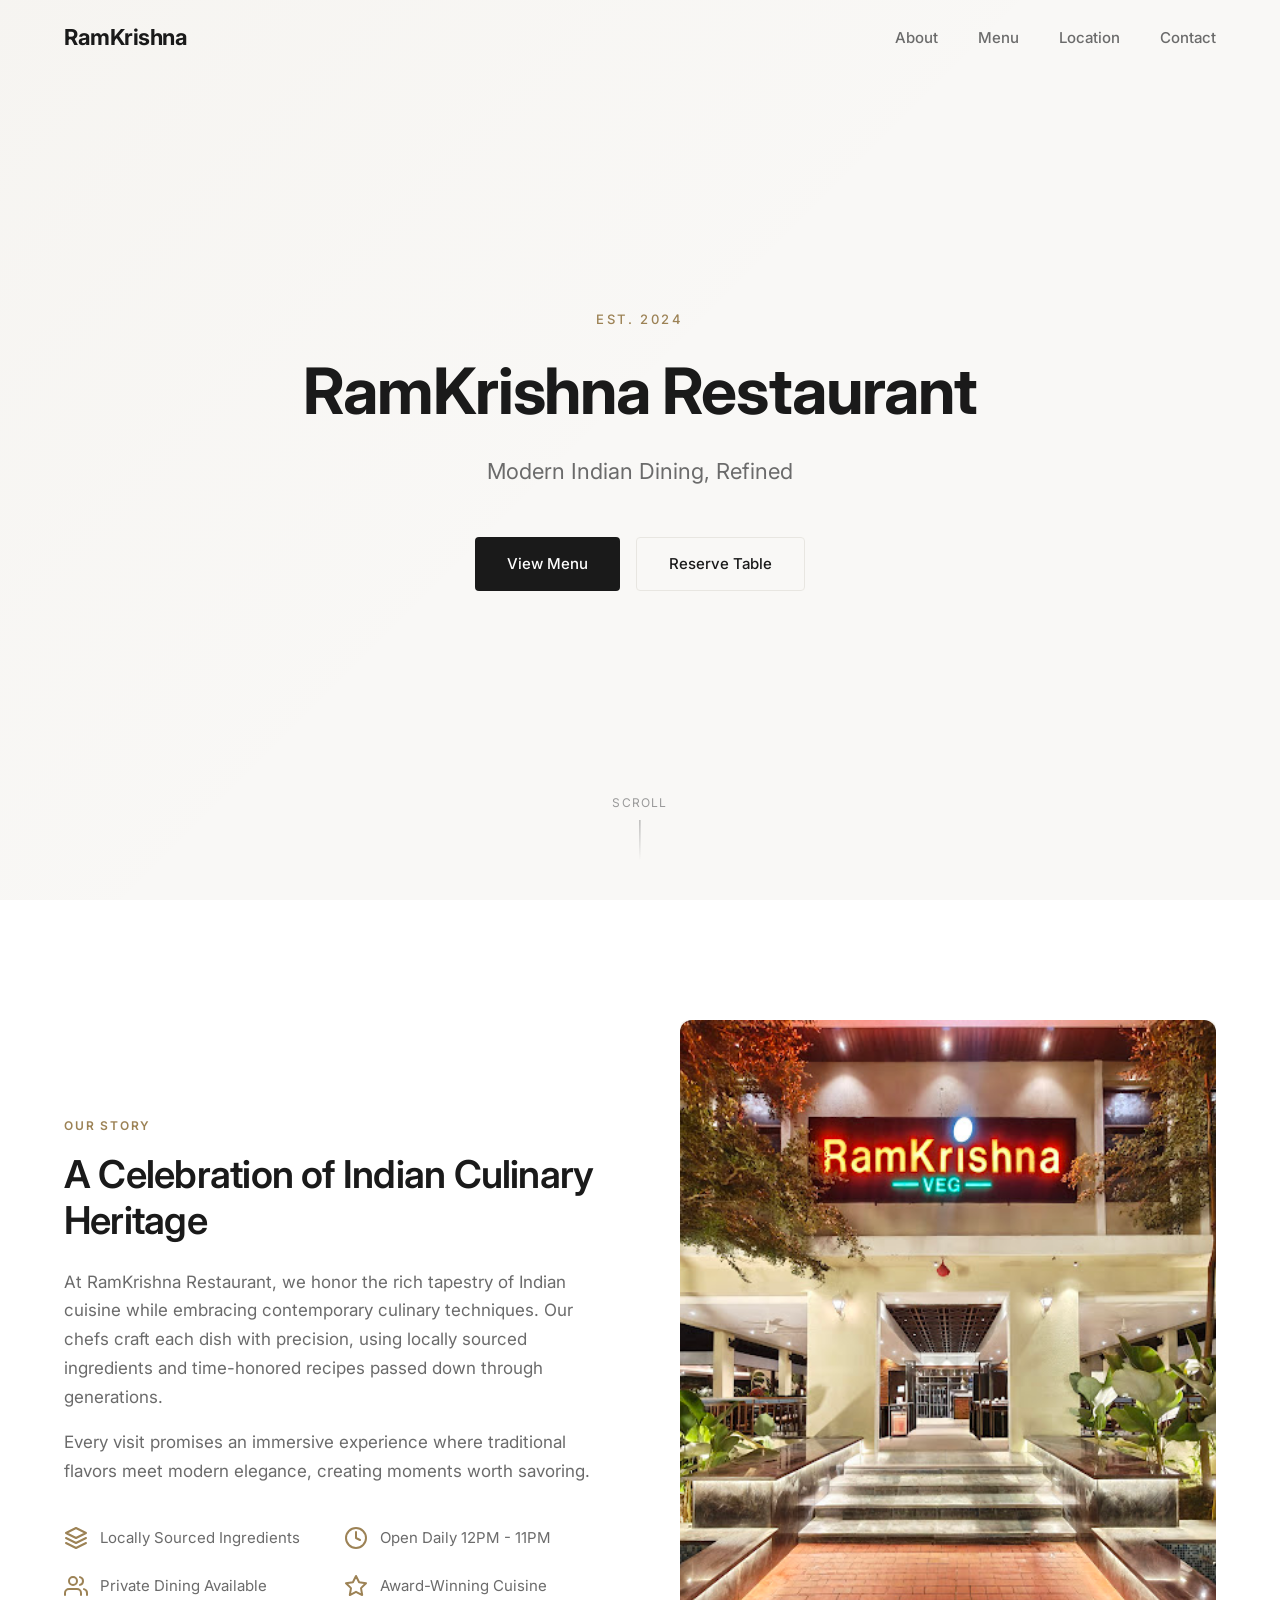
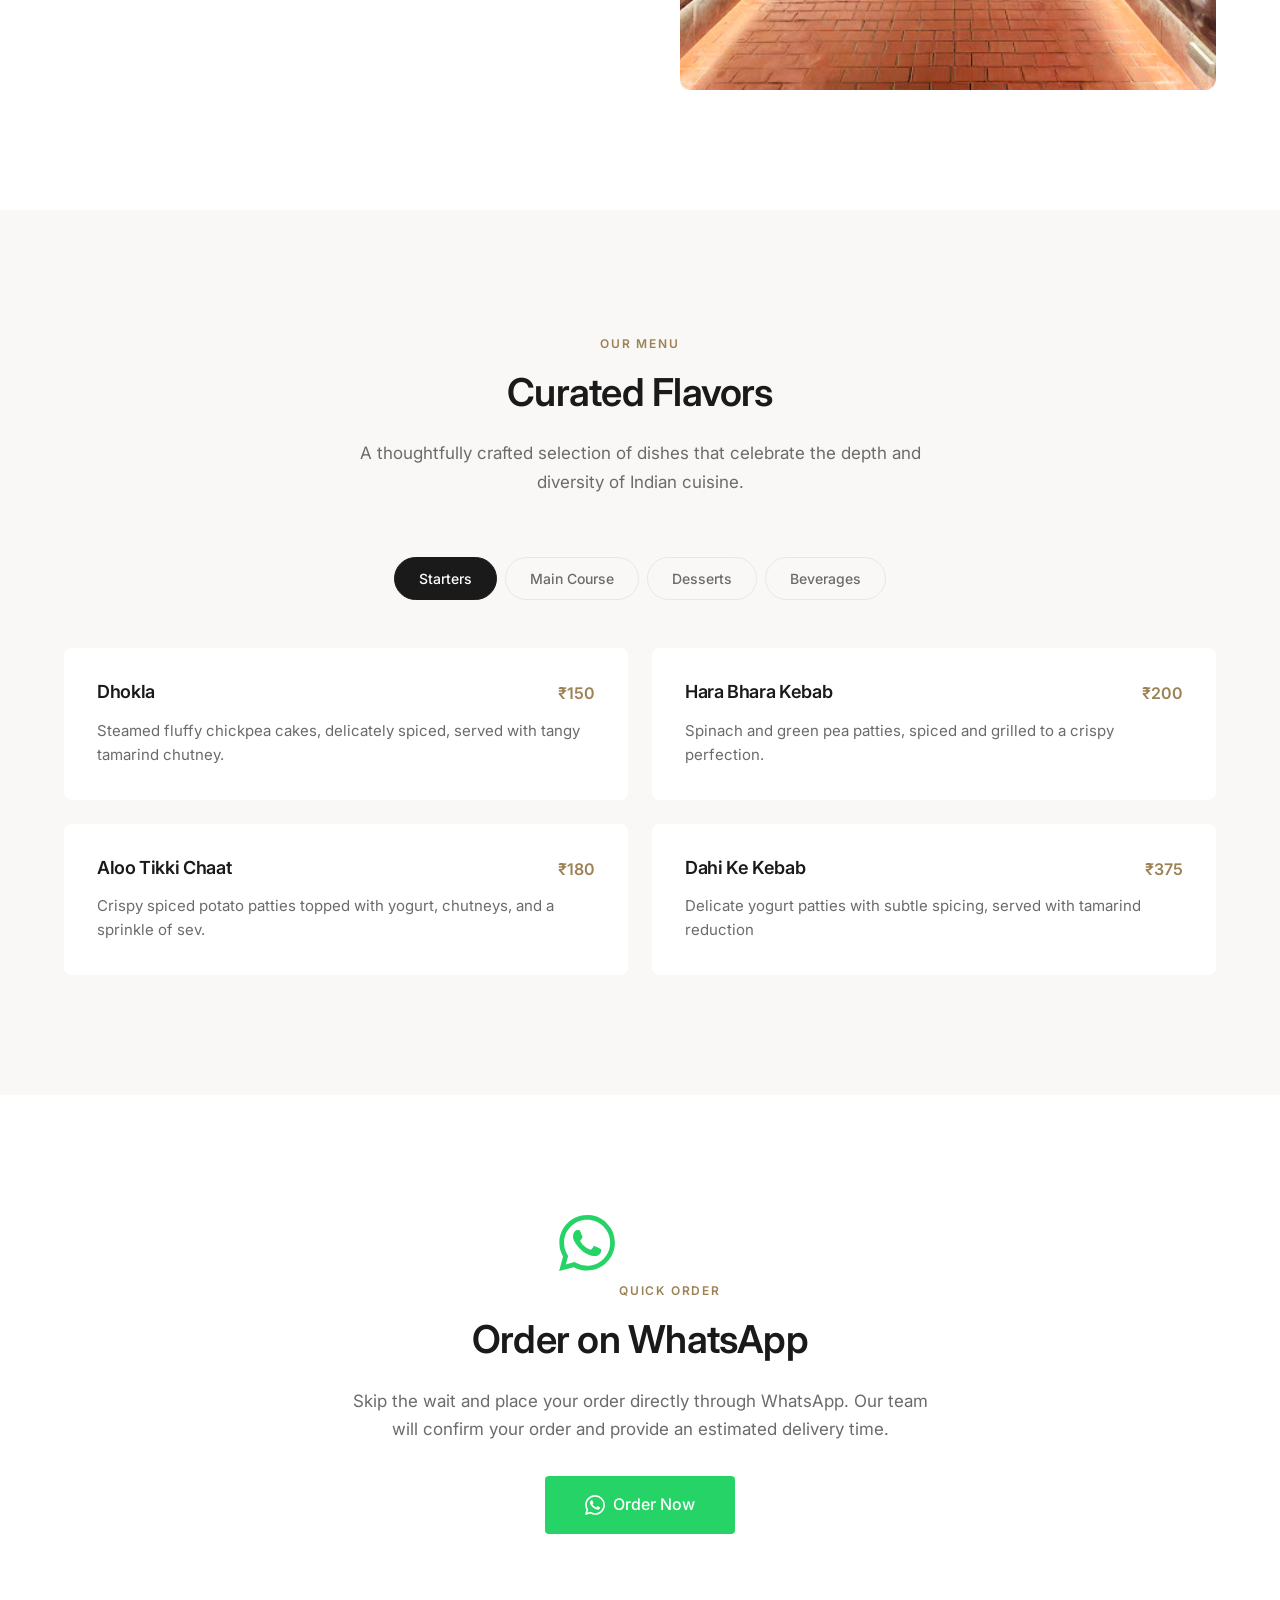
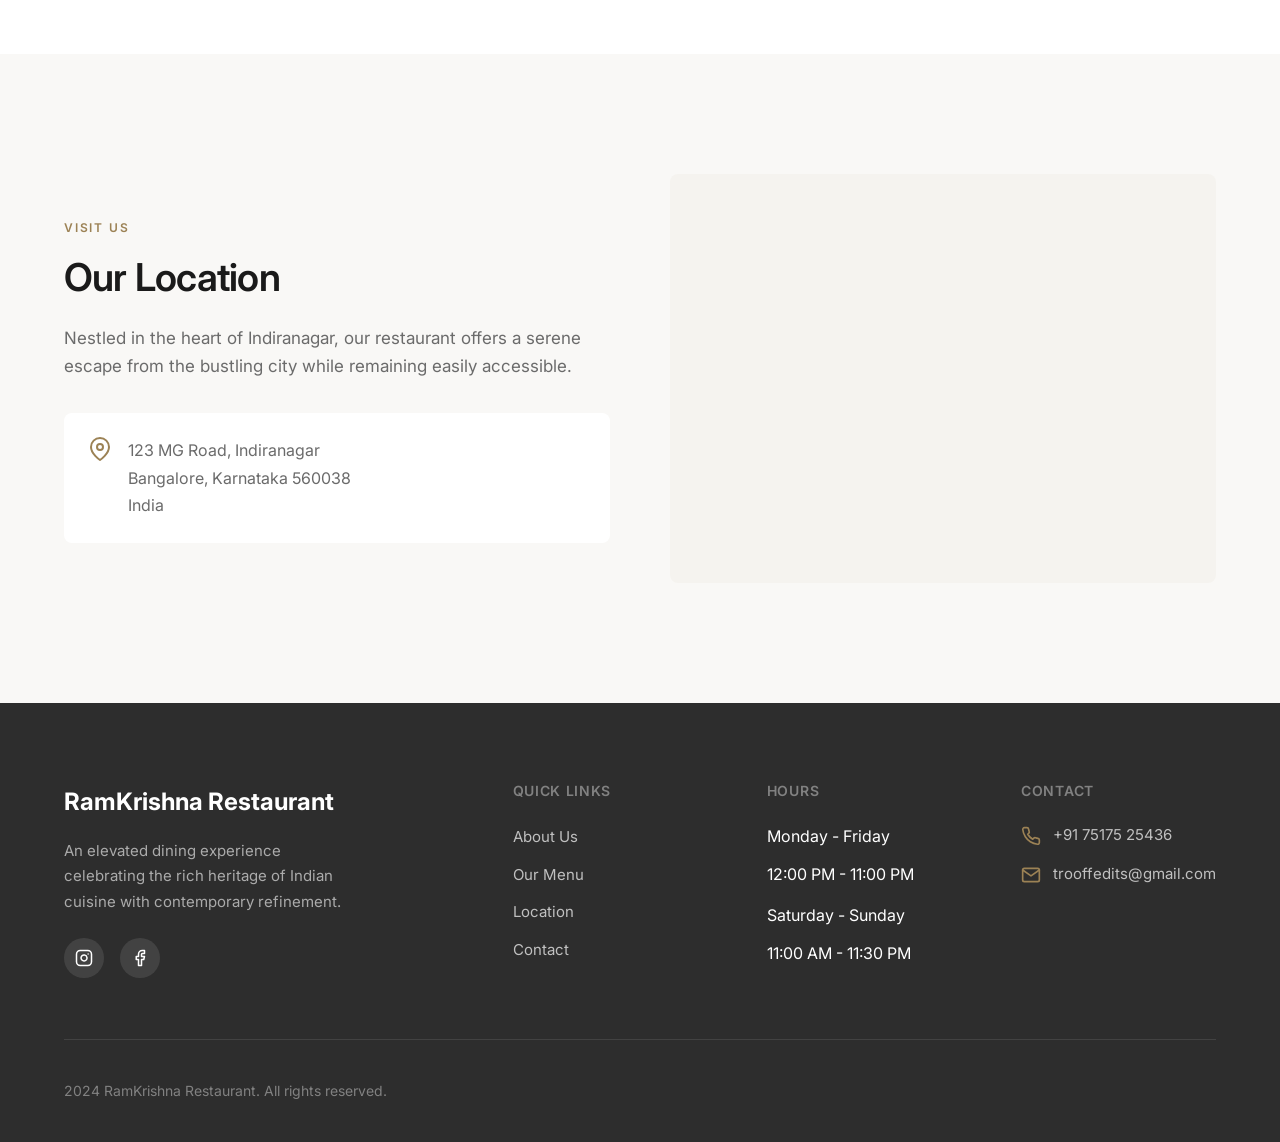
<file: ramkrishna/index.html>
<!DOCTYPE html>
<html lang="en">
<head>
    <meta charset="UTF-8">
    <meta name="viewport" content="width=device-width, initial-scale=1.0">
    <title>RamKrishna | Veg Resto & Banquet</title>
    <link rel="preconnect" href="https://fonts.googleapis.com">
    <link rel="preconnect" href="https://fonts.gstatic.com" crossorigin>
    <link href="https://fonts.googleapis.com/css2?family=Inter:wght@300;400;500;600;700&display=swap" rel="stylesheet">
    <style>
        *, *::before, *::after {
            margin: 0;
            padding: 0;
            box-sizing: border-box;
        }

        :root {
            --color-white: #FFFFFF;
            --color-off-white: #F9F8F6;
            --color-cream: #F5F3EF;
            --color-text-primary: #1A1A1A;
            --color-text-secondary: #6B6B6B;
            --color-text-tertiary: #9A9A9A;
            --color-accent: #9C8255;
            --color-accent-hover: #7D6844;
            --color-border: #E8E6E1;
            --color-charcoal: #2D2D2D;
            --font-family: 'Inter', -apple-system, BlinkMacSystemFont, 'Segoe UI', sans-serif;
            --transition-fast: 0.2s ease;
            --transition-medium: 0.3s ease;
            --transition-slow: 0.5s ease;
            --shadow-subtle: 0 2px 20px rgba(0, 0, 0, 0.06);
            --shadow-medium: 0 4px 30px rgba(0, 0, 0, 0.1);
            --max-width: 1200px;
            --section-padding: clamp(60px, 10vw, 120px);
        }

        html {
            scroll-behavior: smooth;
            font-size: 16px;
        }

        body {
            font-family: var(--font-family);
            color: var(--color-text-primary);
            background-color: var(--color-white);
            line-height: 1.6;
            -webkit-font-smoothing: antialiased;
            -moz-osx-font-smoothing: grayscale;
            overflow-x: hidden;
        }

        /* Typography */
        h1, h2, h3, h4, h5, h6 {
            font-weight: 600;
            line-height: 1.2;
            letter-spacing: -0.02em;
        }

        h1 {
            font-size: clamp(2.5rem, 5vw, 4rem);
            font-weight: 700;
        }

        h2 {
            font-size: clamp(1.75rem, 3vw, 2.5rem);
        }

        h3 {
            font-size: clamp(1.25rem, 2vw, 1.5rem);
        }

        p {
            color: var(--color-text-secondary);
        }

        a {
            text-decoration: none;
            color: inherit;
            transition: color var(--transition-fast);
        }

        /* Utility Classes */
        .container {
            width: 100%;
            max-width: var(--max-width);
            margin: 0 auto;
            padding: 0 24px;
        }

        .section-label {
            display: inline-block;
            font-size: 0.75rem;
            font-weight: 600;
            letter-spacing: 0.15em;
            text-transform: uppercase;
            color: var(--color-accent);
            margin-bottom: 16px;
        }

        .section-title {
            margin-bottom: 24px;
        }

        .section-description {
            max-width: 600px;
            font-size: 1.0625rem;
            line-height: 1.7;
        }
	
.about-img {
    width: 100%;
    height: 100%;
    object-fit: cover;
    border-radius: 12px;
    display: block;
}
        /* Buttons */
        .btn {
            display: inline-flex;
            align-items: center;
            justify-content: center;
            gap: 8px;
            padding: 14px 32px;
            font-family: var(--font-family);
            font-size: 0.9375rem;
            font-weight: 500;
            border-radius: 4px;
            border: none;
            cursor: pointer;
            transition: all var(--transition-medium);
        }

        .btn:focus {
            outline: 2px solid var(--color-accent);
            outline-offset: 2px;
        }

        .btn-primary {
            background-color: var(--color-text-primary);
            color: var(--color-white);
        }

        .btn-primary:hover {
            background-color: var(--color-charcoal);
            transform: translateY(-2px);
        }

        .btn-secondary {
            background-color: transparent;
            color: var(--color-text-primary);
            border: 1px solid var(--color-border);
        }

        .btn-secondary:hover {
            background-color: var(--color-off-white);
            border-color: var(--color-text-secondary);
        }

        .btn-accent {
            background-color: var(--color-accent);
            color: var(--color-white);
        }

        .btn-accent:hover {
            background-color: var(--color-accent-hover);
            transform: translateY(-2px);
        }

        .btn-whatsapp {
            background-color: #25D366;
            color: var(--color-white);
            padding: 16px 40px;
            font-size: 1rem;
        }

        .btn-whatsapp:hover {
            background-color: #20BD5A;
            transform: translateY(-2px);
            box-shadow: 0 8px 24px rgba(37, 211, 102, 0.3);
        }

        /* Navigation */
        .navbar {
            position: fixed;
            top: 0;
            left: 0;
            right: 0;
            z-index: 1000;
            padding: 20px 0;
            transition: all var(--transition-medium);
        }

        .navbar.scrolled {
            background-color: rgba(255, 255, 255, 0.98);
            backdrop-filter: blur(10px);
            box-shadow: var(--shadow-subtle);
            padding: 16px 0;
        }

        .navbar-inner {
            display: flex;
            align-items: center;
            justify-content: space-between;
        }

        .logo {
            font-size: 1.375rem;
            font-weight: 700;
            letter-spacing: -0.02em;
            color: var(--color-text-primary);
        }

        .nav-links {
            display: flex;
            align-items: center;
            gap: 40px;
            list-style: none;
        }

        .nav-links a {
            font-size: 0.9375rem;
            font-weight: 500;
            color: var(--color-text-secondary);
            position: relative;
            padding: 4px 0;
        }

        .nav-links a::after {
            content: '';
            position: absolute;
            bottom: 0;
            left: 0;
            width: 0;
            height: 1px;
            background-color: var(--color-text-primary);
            transition: width var(--transition-medium);
        }

        .nav-links a:hover {
            color: var(--color-text-primary);
        }

        .nav-links a:hover::after {
            width: 100%;
        }

        .menu-toggle {
            display: none;
            flex-direction: column;
            gap: 5px;
            background: none;
            border: none;
            cursor: pointer;
            padding: 8px;
        }

        .menu-toggle span {
            display: block;
            width: 24px;
            height: 2px;
            background-color: var(--color-text-primary);
            transition: all var(--transition-fast);
        }

        .mobile-nav {
            display: none;
            position: fixed;
            top: 0;
            left: 0;
            right: 0;
            bottom: 0;
            background-color: var(--color-white);
            z-index: 999;
            flex-direction: column;
            align-items: center;
            justify-content: center;
            gap: 32px;
            opacity: 0;
            visibility: hidden;
            transition: all var(--transition-medium);
        }

        .mobile-nav.active {
            opacity: 1;
            visibility: visible;
        }

        .mobile-nav a {
            font-size: 1.5rem;
            font-weight: 500;
            color: var(--color-text-primary);
        }

        .mobile-nav-close {
            position: absolute;
            top: 24px;
            right: 24px;
            background: none;
            border: none;
            cursor: pointer;
            padding: 8px;
        }

        /* Hero Section */
        .hero {
            min-height: 100vh;
            display: flex;
            align-items: center;
            justify-content: center;
            background-color: var(--color-off-white);
            position: relative;
            overflow: hidden;
        }

        .hero::before {
            content: '';
            position: absolute;
            top: 0;
            left: 0;
            right: 0;
            bottom: 0;
            background: linear-gradient(135deg, rgba(156, 130, 85, 0.03) 0%, transparent 50%);
            pointer-events: none;
        }

        .hero-content {
            text-align: center;
            padding: 120px 24px;
            max-width: 800px;
            opacity: 0;
            transform: translateY(30px);
            animation: fadeInUp 0.8s ease forwards;
            animation-delay: 0.2s;
        }

        @keyframes fadeInUp {
            to {
                opacity: 1;
                transform: translateY(0);
            }
        }

        .hero-label {
            font-size: 0.8125rem;
            font-weight: 500;
            letter-spacing: 0.2em;
            text-transform: uppercase;
            color: var(--color-accent);
            margin-bottom: 24px;
        }

        .hero h1 {
            margin-bottom: 24px;
        }

        .hero-tagline {
            font-size: clamp(1.125rem, 2vw, 1.375rem);
            color: var(--color-text-secondary);
            margin-bottom: 48px;
            font-weight: 400;
        }

        .hero-buttons {
            display: flex;
            gap: 16px;
            justify-content: center;
            flex-wrap: wrap;
        }

        .hero-scroll {
            position: absolute;
            bottom: 40px;
            left: 50%;
            transform: translateX(-50%);
            display: flex;
            flex-direction: column;
            align-items: center;
            gap: 8px;
            color: var(--color-text-tertiary);
            font-size: 0.75rem;
            letter-spacing: 0.1em;
            text-transform: uppercase;
            opacity: 0;
            animation: fadeIn 0.8s ease forwards;
            animation-delay: 1s;
        }

        @keyframes fadeIn {
            to { opacity: 1; }
        }

        .scroll-line {
            width: 1px;
            height: 40px;
            background: linear-gradient(to bottom, var(--color-text-tertiary), transparent);
            animation: scrollPulse 2s ease-in-out infinite;
        }

        @keyframes scrollPulse {
            0%, 100% { opacity: 0.3; }
            50% { opacity: 1; }
        }

        /* About Section */
        .about {
            padding: var(--section-padding) 0;
            background-color: var(--color-white);
        }

        .about-inner {
            display: grid;
            grid-template-columns: 1fr 1fr;
            gap: 80px;
            align-items: center;
        }

        .about-content {
            opacity: 0;
            transform: translateY(30px);
        }

        .about-content.visible {
            animation: fadeInUp 0.8s ease forwards;
        }

        .about-image {
            position: relative;
            opacity: 0;
            transform: translateY(30px);
        }

        .about-image.visible {
            animation: fadeInUp 0.8s ease forwards;
            animation-delay: 0.2s;
        }

        .about-image-wrapper {
            aspect-ratio: 4/5;
            background-color: var(--color-cream);
            border-radius: 8px;
            overflow: hidden;
            position: relative;
        }

        .about-image-pattern {
            position: absolute;
            top: 0;
            left: 0;
            right: 0;
            bottom: 0;
            background: 
                linear-gradient(45deg, transparent 45%, var(--color-border) 45%, var(--color-border) 55%, transparent 55%),
                linear-gradient(-45deg, transparent 45%, var(--color-border) 45%, var(--color-border) 55%, transparent 55%);
            background-size: 20px 20px;
            opacity: 0.3;
        }

        .about-image-text {
            position: absolute;
            top: 50%;
            left: 50%;
            transform: translate(-50%, -50%);
            text-align: center;
            color: var(--color-text-secondary);
        }

        .about-image-text svg {
            width: 48px;
            height: 48px;
            margin-bottom: 16px;
            opacity: 0.5;
        }

        .about-features {
            display: grid;
            grid-template-columns: repeat(2, 1fr);
            gap: 24px;
            margin-top: 40px;
        }

        .about-feature {
            display: flex;
            align-items: flex-start;
            gap: 12px;
        }

        .about-feature-icon {
            flex-shrink: 0;
            width: 24px;
            height: 24px;
            color: var(--color-accent);
        }

        .about-feature-text {
            font-size: 0.9375rem;
            color: var(--color-text-secondary);
        }

        /* Menu Section */
        .menu {
            padding: var(--section-padding) 0;
            background-color: var(--color-off-white);
        }

        .menu-header {
            text-align: center;
            margin-bottom: 60px;
            opacity: 0;
            transform: translateY(30px);
        }

        .menu-header.visible {
            animation: fadeInUp 0.8s ease forwards;
        }

        .menu-header .section-description {
            margin: 0 auto;
        }

        .menu-categories {
            display: flex;
            justify-content: center;
            gap: 8px;
            margin-bottom: 48px;
            flex-wrap: wrap;
            opacity: 0;
            transform: translateY(20px);
        }

        .menu-categories.visible {
            animation: fadeInUp 0.8s ease forwards;
            animation-delay: 0.1s;
        }

        .menu-category-btn {
            padding: 12px 24px;
            font-family: var(--font-family);
            font-size: 0.875rem;
            font-weight: 500;
            color: var(--color-text-secondary);
            background-color: transparent;
            border: 1px solid var(--color-border);
            border-radius: 100px;
            cursor: pointer;
            transition: all var(--transition-fast);
        }

        .menu-category-btn:hover,
        .menu-category-btn.active {
            background-color: var(--color-text-primary);
            color: var(--color-white);
            border-color: var(--color-text-primary);
        }

        .menu-category-btn:focus {
            outline: 2px solid var(--color-accent);
            outline-offset: 2px;
        }

        .menu-grid {
            display: grid;
            grid-template-columns: repeat(2, 1fr);
            gap: 24px;
        }

        .menu-category {
            display: none;
        }

        .menu-category.active {
            display: contents;
        }

        .menu-item {
            background-color: var(--color-white);
            padding: 32px;
            border-radius: 8px;
            transition: all var(--transition-medium);
            opacity: 0;
            transform: translateY(20px);
            border: 1px solid transparent;
        }

        .menu-item.visible {
            animation: fadeInUp 0.6s ease forwards;
        }

        .menu-item:hover {
            transform: translateY(-4px);
            box-shadow: var(--shadow-medium);
            border-color: var(--color-border);
        }

        .menu-item-header {
            display: flex;
            justify-content: space-between;
            align-items: flex-start;
            margin-bottom: 12px;
            gap: 16px;
        }

        .menu-item-name {
            font-size: 1.125rem;
            font-weight: 600;
            color: var(--color-text-primary);
        }

        .menu-item-price {
            font-size: 1rem;
            font-weight: 600;
            color: var(--color-accent);
            white-space: nowrap;
        }

        .menu-item-description {
            font-size: 0.9375rem;
            color: var(--color-text-secondary);
            line-height: 1.6;
        }

        /* WhatsApp Section */
        .whatsapp-section {
            padding: var(--section-padding) 0;
            background-color: var(--color-white);
        }

        .whatsapp-inner {
            text-align: center;
            max-width: 600px;
            margin: 0 auto;
            opacity: 0;
            transform: translateY(30px);
        }

        .whatsapp-inner.visible {
            animation: fadeInUp 0.8s ease forwards;
        }

        .whatsapp-icon {
            width: 56px;
            height: 56px;
            margin-bottom: 24px;
            color: #25D366;
        }

        .whatsapp-section .section-description {
            margin: 0 auto 32px;
        }

        /* Location Section */
        .location {
            padding: var(--section-padding) 0;
            background-color: var(--color-off-white);
        }

        .location-inner {
            display: grid;
            grid-template-columns: 1fr 1fr;
            gap: 60px;
            align-items: center;
        }

        .location-content {
            opacity: 0;
            transform: translateY(30px);
        }

        .location-content.visible {
            animation: fadeInUp 0.8s ease forwards;
        }

        .location-address {
            display: flex;
            align-items: flex-start;
            gap: 16px;
            margin-top: 32px;
            padding: 24px;
            background-color: var(--color-white);
            border-radius: 8px;
        }

        .location-icon {
            flex-shrink: 0;
            width: 24px;
            height: 24px;
            color: var(--color-accent);
        }

        .location-text {
            font-size: 1rem;
            color: var(--color-text-secondary);
            line-height: 1.7;
        }

        .location-map {
            opacity: 0;
            transform: translateY(30px);
        }

        .location-map.visible {
            animation: fadeInUp 0.8s ease forwards;
            animation-delay: 0.2s;
        }

        .map-wrapper {
            aspect-ratio: 4/3;
            background-color: var(--color-cream);
            border-radius: 8px;
            overflow: hidden;
        }

        .map-wrapper iframe {
            width: 100%;
            height: 100%;
            border: 0;
        }

        /* Footer */
        .footer {
            padding: 80px 0 40px;
            background-color: var(--color-charcoal);
            color: var(--color-white);
        }

        .footer-inner {
            display: grid;
            grid-template-columns: 2fr 1fr 1fr 1fr;
            gap: 60px;
            margin-bottom: 60px;
        }

        .footer-brand {
            max-width: 280px;
        }

        .footer-logo {
            font-size: 1.5rem;
            font-weight: 700;
            margin-bottom: 16px;
        }

        .footer-description {
            font-size: 0.9375rem;
            color: rgba(255, 255, 255, 0.6);
            line-height: 1.7;
        }

        .footer-title {
            font-size: 0.875rem;
            font-weight: 600;
            letter-spacing: 0.05em;
            text-transform: uppercase;
            margin-bottom: 24px;
            color: rgba(255, 255, 255, 0.4);
        }

        .footer-links {
            list-style: none;
        }

        .footer-links li {
            margin-bottom: 12px;
        }

        .footer-links a {
            font-size: 0.9375rem;
            color: rgba(255, 255, 255, 0.7);
        }

        .footer-links a:hover {
            color: var(--color-white);
        }

        .footer-contact-item {
            display: flex;
            align-items: flex-start;
            gap: 12px;
            margin-bottom: 16px;
        }

        .footer-contact-icon {
            flex-shrink: 0;
            width: 20px;
            height: 20px;
            color: var(--color-accent);
            margin-top: 2px;
        }

        .footer-contact-text {
            font-size: 0.9375rem;
            color: rgba(255, 255, 255, 0.7);
            line-height: 1.5;
        }

        .footer-social {
            display: flex;
            gap: 16px;
            margin-top: 24px;
        }

        .footer-social a {
            display: flex;
            align-items: center;
            justify-content: center;
            width: 40px;
            height: 40px;
            border-radius: 50%;
            background-color: rgba(255, 255, 255, 0.1);
            color: var(--color-white);
            transition: all var(--transition-fast);
        }

        .footer-social a:hover {
            background-color: var(--color-accent);
            transform: translateY(-2px);
        }

        .footer-social svg {
            width: 18px;
            height: 18px;
        }

        .footer-bottom {
            padding-top: 40px;
            border-top: 1px solid rgba(255, 255, 255, 0.1);
            display: flex;
            justify-content: space-between;
            align-items: center;
            flex-wrap: wrap;
            gap: 16px;
        }

        .footer-copyright {
            font-size: 0.875rem;
            color: rgba(255, 255, 255, 0.4);
        }

        /* Responsive Design */
        @media (max-width: 1024px) {
            .about-inner {
                gap: 60px;
            }

            .location-inner {
                gap: 40px;
            }

            .footer-inner {
                grid-template-columns: 1fr 1fr;
                gap: 40px;
            }
        }

        @media (max-width: 768px) {
            .nav-links {
                display: none;
            }

            .menu-toggle {
                display: flex;
            }

            .mobile-nav {
                display: flex;
            }

            .about-inner {
                grid-template-columns: 1fr;
                gap: 48px;
            }

            .about-image {
                order: -1;
            }

            .about-features {
                grid-template-columns: 1fr;
            }

            .menu-grid {
                grid-template-columns: 1fr;
            }

            .location-inner {
                grid-template-columns: 1fr;
                gap: 32px;
            }

            .footer-inner {
                grid-template-columns: 1fr;
                gap: 32px;
            }

            .footer-bottom {
                flex-direction: column;
                text-align: center;
            }
        }

        @media (max-width: 480px) {
            .container {
                padding: 0 16px;
            }

            .hero-buttons {
                flex-direction: column;
                width: 100%;
                padding: 0 24px;
            }

            .hero-buttons .btn {
                width: 100%;
            }

            .menu-categories {
                gap: 6px;
            }

            .menu-category-btn {
                padding: 10px 18px;
                font-size: 0.8125rem;
            }

            .menu-item {
                padding: 24px;
            }
        }
    </style>
</head>
<body>
    <!-- Navigation -->
    <nav class="navbar" id="navbar">
        <div class="container">
            <div class="navbar-inner">
                <a href="#" class="logo">RamKrishna</a>
                <ul class="nav-links">
                    <li><a href="#about">About</a></li>
                    <li><a href="#menu">Menu</a></li>
                    <li><a href="#location">Location</a></li>
                    <li><a href="#contact">Contact</a></li>
                </ul>
                <button class="menu-toggle" id="menuToggle" aria-label="Toggle menu">
                    <span></span>
                    <span></span>
                    <span></span>
                </button>
            </div>
        </div>
    </nav>

    <!-- Mobile Navigation -->
    <div class="mobile-nav" id="mobileNav">
        <button class="mobile-nav-close" id="mobileNavClose" aria-label="Close menu">
            <svg width="24" height="24" viewBox="0 0 24 24" fill="none" stroke="currentColor" stroke-width="2" stroke-linecap="round" stroke-linejoin="round">
                <line x1="18" y1="6" x2="6" y2="18"></line>
                <line x1="6" y1="6" x2="18" y2="18"></line>
            </svg>
        </button>
        <a href="#about" class="mobile-nav-link">About</a>
        <a href="#menu" class="mobile-nav-link">Menu</a>
        <a href="#location" class="mobile-nav-link">Location</a>
        <a href="#contact" class="mobile-nav-link">Contact</a>
    </div>

    <!-- Hero Section -->
    <section class="hero" id="hero">
        <div class="hero-content">
            <p class="hero-label">Est. 2024</p>
            <h1>RamKrishna Restaurant</h1>
            <p class="hero-tagline">Modern Indian Dining, Refined</p>
            <div class="hero-buttons">
                <a href="#menu" class="btn btn-primary">View Menu</a>
                <a href="#contact" class="btn btn-secondary">Reserve Table</a>
            </div>
        </div>
        <div class="hero-scroll">
            <span>Scroll</span>
            <div class="scroll-line"></div>
        </div>
    </section>

    <!-- About Section -->
    <section class="about" id="about">
        <div class="container">
            <div class="about-inner">
                <div class="about-content">
                    <span class="section-label">Our Story</span>
                    <h2 class="section-title">A Celebration of Indian Culinary Heritage</h2>
                    <p class="section-description">
                        At RamKrishna Restaurant, we honor the rich tapestry of Indian cuisine while embracing contemporary culinary techniques. Our chefs craft each dish with precision, using locally sourced ingredients and time-honored recipes passed down through generations.
                    </p>
                    <p class="section-description" style="margin-top: 16px;">
                        Every visit promises an immersive experience where traditional flavors meet modern elegance, creating moments worth savoring.
                    </p>
                    <div class="about-features">
                        <div class="about-feature">
                            <svg class="about-feature-icon" viewBox="0 0 24 24" fill="none" stroke="currentColor" stroke-width="2" stroke-linecap="round" stroke-linejoin="round">
                                <path d="M12 2L2 7l10 5 10-5-10-5z"></path>
                                <path d="M2 17l10 5 10-5"></path>
                                <path d="M2 12l10 5 10-5"></path>
                            </svg>
                            <span class="about-feature-text">Locally Sourced Ingredients</span>
                        </div>
                        <div class="about-feature">
                            <svg class="about-feature-icon" viewBox="0 0 24 24" fill="none" stroke="currentColor" stroke-width="2" stroke-linecap="round" stroke-linejoin="round">
                                <circle cx="12" cy="12" r="10"></circle>
                                <path d="M12 6v6l4 2"></path>
                            </svg>
                            <span class="about-feature-text">Open Daily 12PM - 11PM</span>
                        </div>
                        <div class="about-feature">
                            <svg class="about-feature-icon" viewBox="0 0 24 24" fill="none" stroke="currentColor" stroke-width="2" stroke-linecap="round" stroke-linejoin="round">
                                <path d="M17 21v-2a4 4 0 0 0-4-4H5a4 4 0 0 0-4 4v2"></path>
                                <circle cx="9" cy="7" r="4"></circle>
                                <path d="M23 21v-2a4 4 0 0 0-3-3.87"></path>
                                <path d="M16 3.13a4 4 0 0 1 0 7.75"></path>
                            </svg>
                            <span class="about-feature-text">Private Dining Available</span>
                        </div>
                        <div class="about-feature">
                            <svg class="about-feature-icon" viewBox="0 0 24 24" fill="none" stroke="currentColor" stroke-width="2" stroke-linecap="round" stroke-linejoin="round">
                                <polygon points="12 2 15.09 8.26 22 9.27 17 14.14 18.18 21.02 12 17.77 5.82 21.02 7 14.14 2 9.27 8.91 8.26 12 2"></polygon>
                            </svg>
                            <span class="about-feature-text">Award-Winning Cuisine</span>
                        </div>
                    </div>
                </div>
                <div class="about-image">
                    <div class="about-image">
    <div class="about-image-wrapper">

        <img src="interior.jpg" 
             alt="Indian Restaurant Interior"
             class="about-img">

    </div>
</div>
                    </div>
                </div>
            </div>
        </div>
    </section>

    <!-- Menu Section -->
    <section class="menu" id="menu">
        <div class="container">
            <div class="menu-header">
                <span class="section-label">Our Menu</span>
                <h2 class="section-title">Curated Flavors</h2>
                <p class="section-description">
                    A thoughtfully crafted selection of dishes that celebrate the depth and diversity of Indian cuisine.
                </p>
            </div>

            <div class="menu-categories">
                <button class="menu-category-btn active" data-category="starters">Starters</button>
                <button class="menu-category-btn" data-category="mains">Main Course</button>
                <button class="menu-category-btn" data-category="desserts">Desserts</button>
                <button class="menu-category-btn" data-category="beverages">Beverages</button>
            </div>

            <div class="menu-grid">
                <!-- Starters -->
                <div class="menu-category active" data-category="starters">
                    <div class="menu-item">
                        <div class="menu-item-header">
                            <h3 class="menu-item-name">Dhokla</h3>
                            <span class="menu-item-price">₹150</span>
                        </div>
                        <p class="menu-item-description">Steamed fluffy chickpea cakes, delicately spiced, served with tangy tamarind chutney.</p>
                    </div>
                </div>
                <div class="menu-category active" data-category="starters">
                    <div class="menu-item">
                        <div class="menu-item-header">
                            <h3 class="menu-item-name">Hara Bhara Kebab</h3>
                            <span class="menu-item-price">₹200</span>
                        </div>
                        <p class="menu-item-description">Spinach and green pea patties, spiced and grilled to a crispy perfection.</p>
                    </div>
                </div>
                <div class="menu-category active" data-category="starters">
                    <div class="menu-item">
                        <div class="menu-item-header">
                            <h3 class="menu-item-name">Aloo Tikki Chaat</h3>
                            <span class="menu-item-price">₹180</span>
                        </div>
                        <p class="menu-item-description">Crispy spiced potato patties topped with yogurt, chutneys, and a sprinkle of sev.</p>
                    </div>
                </div>
                <div class="menu-category active" data-category="starters">
                    <div class="menu-item">
                        <div class="menu-item-header">
                            <h3 class="menu-item-name">Dahi Ke Kebab</h3>
                            <span class="menu-item-price">₹375</span>
                        </div>
                        <p class="menu-item-description">Delicate yogurt patties with subtle spicing, served with tamarind reduction</p>
                    </div>
                </div>

                <!-- Main Course -->
                <div class="menu-category" data-category="mains">
                    <div class="menu-item">
                        <div class="menu-item-header">
                            <h3 class="menu-item-name">Dal Makhani</h3>
                            <span class="menu-item-price">₹395</span>
                        </div>
                        <p class="menu-item-description">Slow-cooked black lentils in rich tomato and cream gravy, a timeless classic</p>
                    </div>
                </div>
                <div class="menu-category" data-category="mains">
                    <div class="menu-item">
                        <div class="menu-item-header">
                            <h3 class="menu-item-name">Baingan Bharta</h3>
                            <span class="menu-item-price">₹250</span>
                        </div>
                        <p class="menu-item-description">Smoky roasted eggplant cooked with tomatoes and spices for a rich, flavorful curry.</p>
                    </div>
                </div>
                <div class="menu-category" data-category="mains">
                    <div class="menu-item">
                        <div class="menu-item-header">
                            <h3 class="menu-item-name">Shahi Vegetable Korma</h3>
                            <span class="menu-item-price">₹250</span>
                        </div>
                        <p class="menu-item-description">Mixed vegetables simmered in a creamy, aromatic, cashew and almond gravy.</p>
                    </div>
                </div>
                <div class="menu-category" data-category="mains">
                    <div class="menu-item">
                        <div class="menu-item-header">
                            <h3 class="menu-item-name">Paneer Lababdar</h3>
                            <span class="menu-item-price">₹445</span>
                        </div>
                        <p class="menu-item-description">Cottage cheese in creamy tomato gravy with cashews and fresh cream</p>
                    </div>
                </div>

                <!-- Desserts -->
                <div class="menu-category" data-category="desserts">
                    <div class="menu-item">
                        <div class="menu-item-header">
                            <h3 class="menu-item-name">Gulab Jamun</h3>
                            <span class="menu-item-price">₹225</span>
                        </div>
                        <p class="menu-item-description">Soft milk dumplings soaked in rose-scented sugar syrup</p>
                    </div>
                </div>
                <div class="menu-category" data-category="desserts">
                    <div class="menu-item">
                        <div class="menu-item-header">
                            <h3 class="menu-item-name">Rasmalai</h3>
                            <span class="menu-item-price">₹275</span>
                        </div>
                        <p class="menu-item-description">Delicate cottage cheese patties in saffron-infused milk with pistachios</p>
                    </div>
                </div>
                <div class="menu-category" data-category="desserts">
                    <div class="menu-item">
                        <div class="menu-item-header">
                            <h3 class="menu-item-name">Kulfi Falooda</h3>
                            <span class="menu-item-price">₹295</span>
                        </div>
                        <p class="menu-item-description">Traditional Indian ice cream with vermicelli, rose syrup and basil seeds</p>
                    </div>
                </div>
                <div class="menu-category" data-category="desserts">
                    <div class="menu-item">
                        <div class="menu-item-header">
                            <h3 class="menu-item-name">Phirni</h3>
                            <span class="menu-item-price">₹195</span>
                        </div>
                        <p class="menu-item-description">Ground rice pudding with cardamom and almonds, served chilled</p>
                    </div>
                </div>

                <!-- Beverages -->
                <div class="menu-category" data-category="beverages">
                    <div class="menu-item">
                        <div class="menu-item-header">
                            <h3 class="menu-item-name">Masala Chai</h3>
                            <span class="menu-item-price">₹125</span>
                        </div>
                        <p class="menu-item-description">Aromatic spiced tea brewed with fresh ginger and cardamom</p>
                    </div>
                </div>
                <div class="menu-category" data-category="beverages">
                    <div class="menu-item">
                        <div class="menu-item-header">
                            <h3 class="menu-item-name">Mango Lassi</h3>
                            <span class="menu-item-price">₹175</span>
                        </div>
                        <p class="menu-item-description">Creamy yogurt smoothie with fresh Alphonso mango pulp</p>
                    </div>
                </div>
                <div class="menu-category" data-category="beverages">
                    <div class="menu-item">
                        <div class="menu-item-header">
                            <h3 class="menu-item-name">Thandai</h3>
                            <span class="menu-item-price">₹195</span>
                        </div>
                        <p class="menu-item-description">Refreshing chilled milk with almonds, rose petals and aromatic spices</p>
                    </div>
                </div>
                <div class="menu-category" data-category="beverages">
                    <div class="menu-item">
                        <div class="menu-item-header">
                            <h3 class="menu-item-name">Fresh Lime Soda</h3>
                            <span class="menu-item-price">₹95</span>
                        </div>
                        <p class="menu-item-description">Classic refreshment with fresh lime, available sweet or salted</p>
                    </div>
                </div>
            </div>
        </div>
    </section>

    <!-- WhatsApp Section -->
    <section class="whatsapp-section" id="contact">
        <div class="container">
            <div class="whatsapp-inner">
                <svg class="whatsapp-icon" viewBox="0 0 24 24" fill="currentColor">
                    <path d="M17.472 14.382c-.297-.149-1.758-.867-2.03-.967-.273-.099-.471-.148-.67.15-.197.297-.767.966-.94 1.164-.173.199-.347.223-.644.075-.297-.15-1.255-.463-2.39-1.475-.883-.788-1.48-1.761-1.653-2.059-.173-.297-.018-.458.13-.606.134-.133.298-.347.446-.52.149-.174.198-.298.298-.497.099-.198.05-.371-.025-.52-.075-.149-.669-1.612-.916-2.207-.242-.579-.487-.5-.669-.51-.173-.008-.371-.01-.57-.01-.198 0-.52.074-.792.372-.272.297-1.04 1.016-1.04 2.479 0 1.462 1.065 2.875 1.213 3.074.149.198 2.096 3.2 5.077 4.487.709.306 1.262.489 1.694.625.712.227 1.36.195 1.871.118.571-.085 1.758-.719 2.006-1.413.248-.694.248-1.289.173-1.413-.074-.124-.272-.198-.57-.347m-5.421 7.403h-.004a9.87 9.87 0 01-5.031-1.378l-.361-.214-3.741.982.998-3.648-.235-.374a9.86 9.86 0 01-1.51-5.26c.001-5.45 4.436-9.884 9.888-9.884 2.64 0 5.122 1.03 6.988 2.898a9.825 9.825 0 012.893 6.994c-.003 5.45-4.437 9.884-9.885 9.884m8.413-18.297A11.815 11.815 0 0012.05 0C5.495 0 .16 5.335.157 11.892c0 2.096.547 4.142 1.588 5.945L.057 24l6.305-1.654a11.882 11.882 0 005.683 1.448h.005c6.554 0 11.89-5.335 11.893-11.893a11.821 11.821 0 00-3.48-8.413z"/>
                </svg>
                <span class="section-label">Quick Order</span>
                <h2 class="section-title">Order on WhatsApp</h2>
                <p class="section-description">
                    Skip the wait and place your order directly through WhatsApp. Our team will confirm your order and provide an estimated delivery time.
                </p>
                <a href="https://wa.me/918285300298?text=Hello,%20I%20want%20you%20to%20make%20a%20website%20for%20me" target="_blank" rel="noopener noreferrer" class="btn btn-whatsapp">
                    <svg width="20" height="20" viewBox="0 0 24 24" fill="currentColor">
                        <path d="M17.472 14.382c-.297-.149-1.758-.867-2.03-.967-.273-.099-.471-.148-.67.15-.197.297-.767.966-.94 1.164-.173.199-.347.223-.644.075-.297-.15-1.255-.463-2.39-1.475-.883-.788-1.48-1.761-1.653-2.059-.173-.297-.018-.458.13-.606.134-.133.298-.347.446-.52.149-.174.198-.298.298-.497.099-.198.05-.371-.025-.52-.075-.149-.669-1.612-.916-2.207-.242-.579-.487-.5-.669-.51-.173-.008-.371-.01-.57-.01-.198 0-.52.074-.792.372-.272.297-1.04 1.016-1.04 2.479 0 1.462 1.065 2.875 1.213 3.074.149.198 2.096 3.2 5.077 4.487.709.306 1.262.489 1.694.625.712.227 1.36.195 1.871.118.571-.085 1.758-.719 2.006-1.413.248-.694.248-1.289.173-1.413-.074-.124-.272-.198-.57-.347m-5.421 7.403h-.004a9.87 9.87 0 01-5.031-1.378l-.361-.214-3.741.982.998-3.648-.235-.374a9.86 9.86 0 01-1.51-5.26c.001-5.45 4.436-9.884 9.888-9.884 2.64 0 5.122 1.03 6.988 2.898a9.825 9.825 0 012.893 6.994c-.003 5.45-4.437 9.884-9.885 9.884m8.413-18.297A11.815 11.815 0 0012.05 0C5.495 0 .16 5.335.157 11.892c0 2.096.547 4.142 1.588 5.945L.057 24l6.305-1.654a11.882 11.882 0 005.683 1.448h.005c6.554 0 11.89-5.335 11.893-11.893a11.821 11.821 0 00-3.48-8.413z"/>
                    </svg>
                    Order Now
                </a>
            </div>
        </div>
    </section>

    <!-- Location Section -->
    <section class="location" id="location">
        <div class="container">
            <div class="location-inner">
                <div class="location-content">
                    <span class="section-label">Visit Us</span>
                    <h2 class="section-title">Our Location</h2>
                    <p class="section-description">
                        Nestled in the heart of Indiranagar, our restaurant offers a serene escape from the bustling city while remaining easily accessible.
                    </p>
                    <div class="location-address">
                        <svg class="location-icon" viewBox="0 0 24 24" fill="none" stroke="currentColor" stroke-width="2" stroke-linecap="round" stroke-linejoin="round">
                            <path d="M21 10c0 7-9 13-9 13s-9-6-9-13a9 9 0 0 1 18 0z"></path>
                            <circle cx="12" cy="10" r="3"></circle>
                        </svg>
                        <div class="location-text">
                            123 MG Road, Indiranagar<br>
                            Bangalore, Karnataka 560038<br>
                            India
                        </div>
                    </div>
                </div>
                <div class="location-map">
                    <div class="map-wrapper">
                        <iframe 
                            src="https://www.google.com/maps/embed?pb=!1m18!1m12!1m3!1d3888.0099785066847!2d77.63893841482182!3d12.971598990855924!2m3!1f0!2f0!3f0!3m2!1i1024!2i768!4f13.1!3m3!1m2!1s0x3bae1680aa5c44c7%3A0x4f79b6c9c7d6c8c7!2sIndiranagar%2C%20Bengaluru%2C%20Karnataka!5e0!3m2!1sen!2sin!4v1635432000000!5m2!1sen!2sin"
                            allowfullscreen=""
                            loading="lazy"
                            referrerpolicy="no-referrer-when-downgrade"
                            title="Restaurant Location">
                        </iframe>
                    </div>
                </div>
            </div>
        </div>
    </section>

    <!-- Footer -->
    <footer class="footer">
        <div class="container">
            <div class="footer-inner">
                <div class="footer-brand">
                    <div class="footer-logo">RamKrishna Restaurant</div>
                    <p class="footer-description">
                        An elevated dining experience celebrating the rich heritage of Indian cuisine with contemporary refinement.
                    </p>
                    <div class="footer-social">
                        <a href="#" aria-label="Instagram">
                            <svg viewBox="0 0 24 24" fill="none" stroke="currentColor" stroke-width="2" stroke-linecap="round" stroke-linejoin="round">
                                <rect x="2" y="2" width="20" height="20" rx="5" ry="5"></rect>
                                <path d="M16 11.37A4 4 0 1 1 12.63 8 4 4 0 0 1 16 11.37z"></path>
                                <line x1="17.5" y1="6.5" x2="17.51" y2="6.5"></line>
                            </svg>
                        </a>
                        <a href="#" aria-label="Facebook">
                            <svg viewBox="0 0 24 24" fill="none" stroke="currentColor" stroke-width="2" stroke-linecap="round" stroke-linejoin="round">
                                <path d="M18 2h-3a5 5 0 0 0-5 5v3H7v4h3v8h4v-8h3l1-4h-4V7a1 1 0 0 1 1-1h3z"></path>
                            </svg>
                        </a>
                    </div>
                </div>
                <div class="footer-column">
                    <h4 class="footer-title">Quick Links</h4>
                    <ul class="footer-links">
                        <li><a href="#about">About Us</a></li>
                        <li><a href="#menu">Our Menu</a></li>
                        <li><a href="#location">Location</a></li>
                        <li><a href="#contact">Contact</a></li>
                    </ul>
                </div>
                <div class="footer-column">
                    <h4 class="footer-title">Hours</h4>
                    <ul class="footer-links">
                        <li>Monday - Friday</li>
                        <li>12:00 PM - 11:00 PM</li>
                        <li style="margin-top: 16px;">Saturday - Sunday</li>
                        <li>11:00 AM - 11:30 PM</li>
                    </ul>
                </div>
                <div class="footer-column">
                    <h4 class="footer-title">Contact</h4>
                    <div class="footer-contact-item">
                        <svg class="footer-contact-icon" viewBox="0 0 24 24" fill="none" stroke="currentColor" stroke-width="2" stroke-linecap="round" stroke-linejoin="round">
                            <path d="M22 16.92v3a2 2 0 0 1-2.18 2 19.79 19.79 0 0 1-8.63-3.07 19.5 19.5 0 0 1-6-6 19.79 19.79 0 0 1-3.07-8.67A2 2 0 0 1 4.11 2h3a2 2 0 0 1 2 1.72 12.84 12.84 0 0 0 .7 2.81 2 2 0 0 1-.45 2.11L8.09 9.91a16 16 0 0 0 6 6l1.27-1.27a2 2 0 0 1 2.11-.45 12.84 12.84 0 0 0 2.81.7A2 2 0 0 1 22 16.92z"></path>
                        </svg>
                        <span class="footer-contact-text">+91 75175 25436</span>
                    </div>
                    <div class="footer-contact-item">
                        <svg class="footer-contact-icon" viewBox="0 0 24 24" fill="none" stroke="currentColor" stroke-width="2" stroke-linecap="round" stroke-linejoin="round">
                            <path d="M4 4h16c1.1 0 2 .9 2 2v12c0 1.1-.9 2-2 2H4c-1.1 0-2-.9-2-2V6c0-1.1.9-2 2-2z"></path>
                            <polyline points="22,6 12,13 2,6"></polyline>
                        </svg>
                        <span class="footer-contact-text">trooffedits@gmail.com</span>
                    </div>
                </div>
            </div>
            <div class="footer-bottom">
                <p class="footer-copyright">2024 RamKrishna Restaurant. All rights reserved.</p>
            </div>
        </div>
    </footer>

    <script>
        // Navbar scroll effect
        const navbar = document.getElementById('navbar');
        let lastScroll = 0;

        window.addEventListener('scroll', () => {
            const currentScroll = window.pageYOffset;
            
            if (currentScroll > 50) {
                navbar.classList.add('scrolled');
            } else {
                navbar.classList.remove('scrolled');
            }
            
            lastScroll = currentScroll;
        });

        // Mobile navigation
        const menuToggle = document.getElementById('menuToggle');
        const mobileNav = document.getElementById('mobileNav');
        const mobileNavClose = document.getElementById('mobileNavClose');
        const mobileNavLinks = document.querySelectorAll('.mobile-nav-link');

        menuToggle.addEventListener('click', () => {
            mobileNav.classList.add('active');
            document.body.style.overflow = 'hidden';
        });

        mobileNavClose.addEventListener('click', () => {
            mobileNav.classList.remove('active');
            document.body.style.overflow = '';
        });

        mobileNavLinks.forEach(link => {
            link.addEventListener('click', () => {
                mobileNav.classList.remove('active');
                document.body.style.overflow = '';
            });
        });

        // Menu category tabs
        const categoryBtns = document.querySelectorAll('.menu-category-btn');
        const menuCategories = document.querySelectorAll('.menu-category');

        categoryBtns.forEach(btn => {
            btn.addEventListener('click', () => {
                const category = btn.dataset.category;
                
                // Update active button
                categoryBtns.forEach(b => b.classList.remove('active'));
                btn.classList.add('active');
                
                // Show/hide categories
                menuCategories.forEach(cat => {
                    if (cat.dataset.category === category) {
                        cat.classList.add('active');
                    } else {
                        cat.classList.remove('active');
                    }
                });

                // Re-animate items
                const activeItems = document.querySelectorAll('.menu-category.active .menu-item');
                activeItems.forEach((item, index) => {
                    item.classList.remove('visible');
                    setTimeout(() => {
                        item.classList.add('visible');
                    }, index * 100);
                });
            });
        });

        // Scroll reveal animation
        const observerOptions = {
            root: null,
            rootMargin: '0px',
            threshold: 0.1
        };

        const observer = new IntersectionObserver((entries) => {
            entries.forEach(entry => {
                if (entry.isIntersecting) {
                    entry.target.classList.add('visible');
                    
                    // For menu items, add staggered delay
                    if (entry.target.classList.contains('menu-item')) {
                        const siblings = Array.from(entry.target.parentElement.querySelectorAll('.menu-item'));
                        const index = siblings.indexOf(entry.target);
                        entry.target.style.animationDelay = `${index * 0.1}s`;
                    }
                }
            });
        }, observerOptions);

        // Observe elements
        const animatedElements = document.querySelectorAll(
            '.about-content, .about-image, .menu-header, .menu-categories, .menu-item, .whatsapp-inner, .location-content, .location-map'
        );

        animatedElements.forEach(el => observer.observe(el));

        // Smooth scroll for anchor links
        document.querySelectorAll('a[href^="#"]').forEach(anchor => {
            anchor.addEventListener('click', function (e) {
                e.preventDefault();
                const target = document.querySelector(this.getAttribute('href'));
                if (target) {
                    const offsetTop = target.offsetTop - 80;
                    window.scrollTo({
                        top: offsetTop,
                        behavior: 'smooth'
                    });
                }
            });
        });
    </script>
</body>
</html>
</file>
